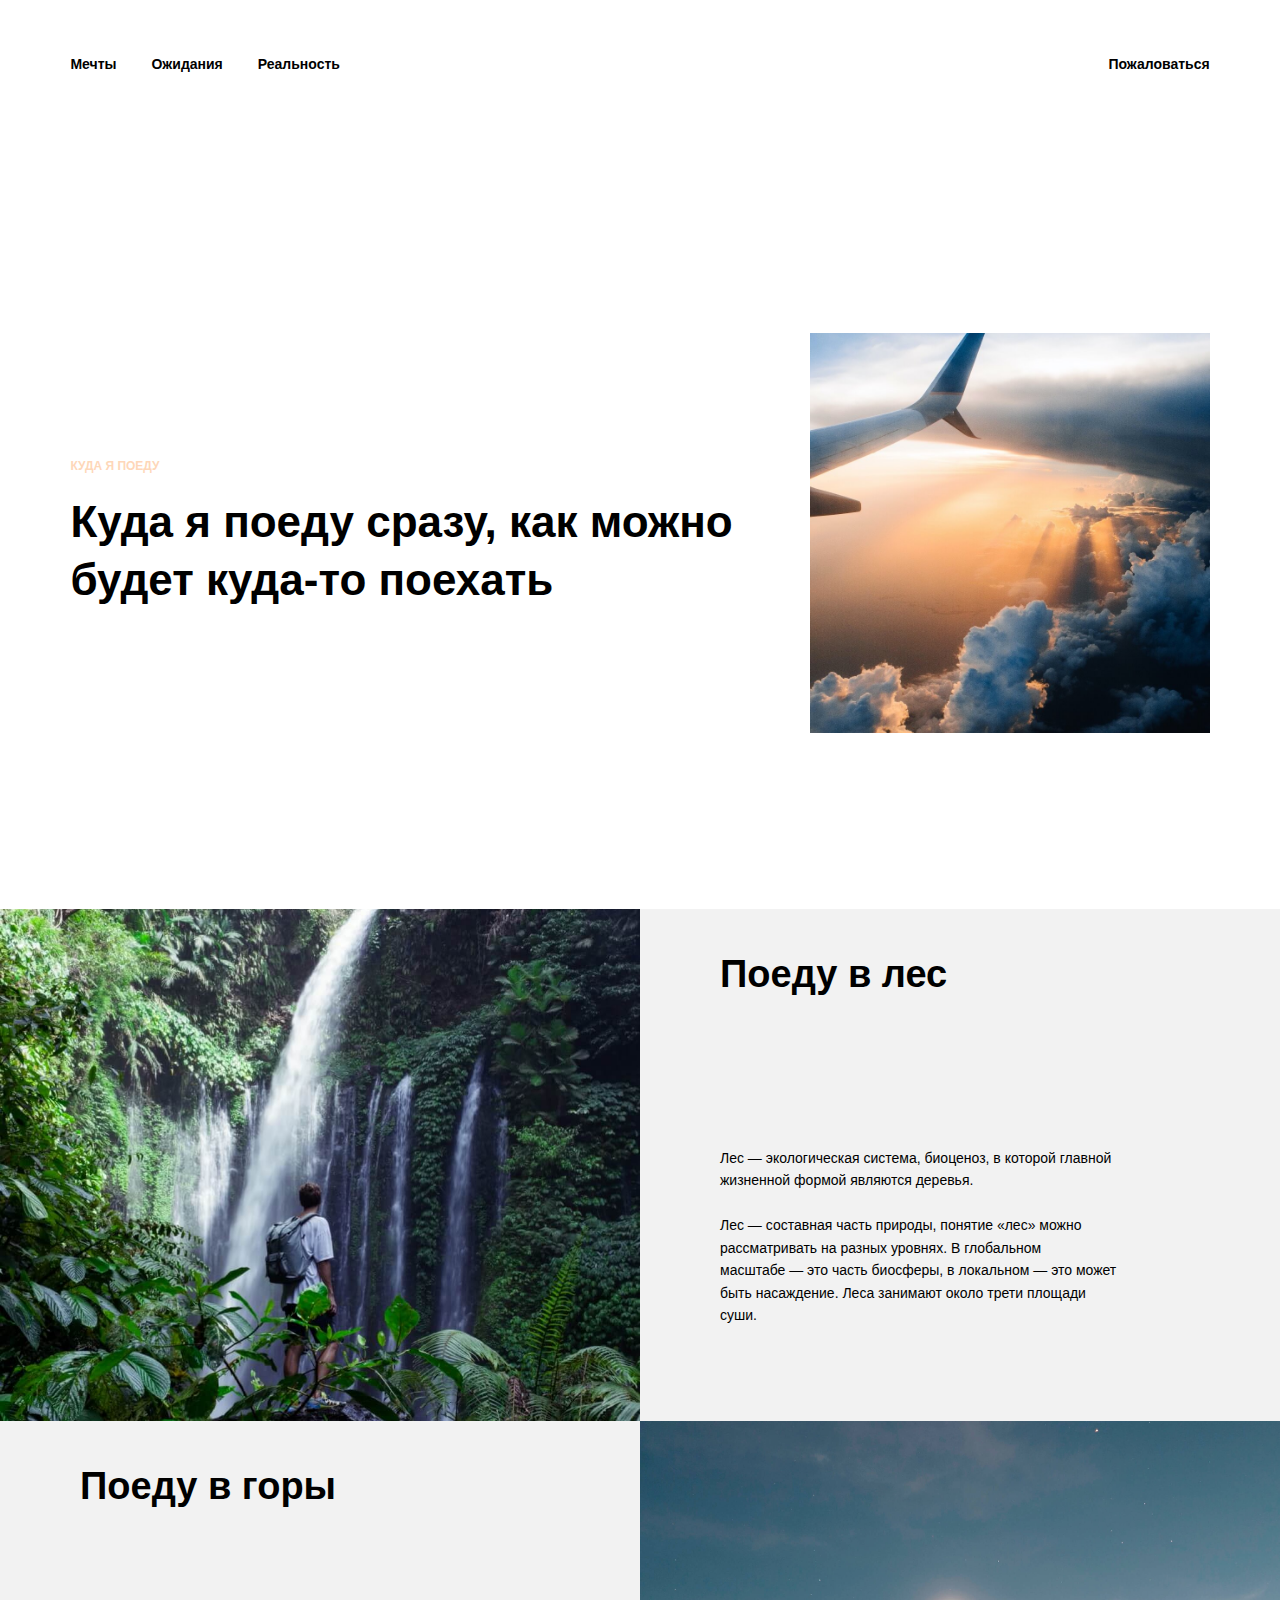
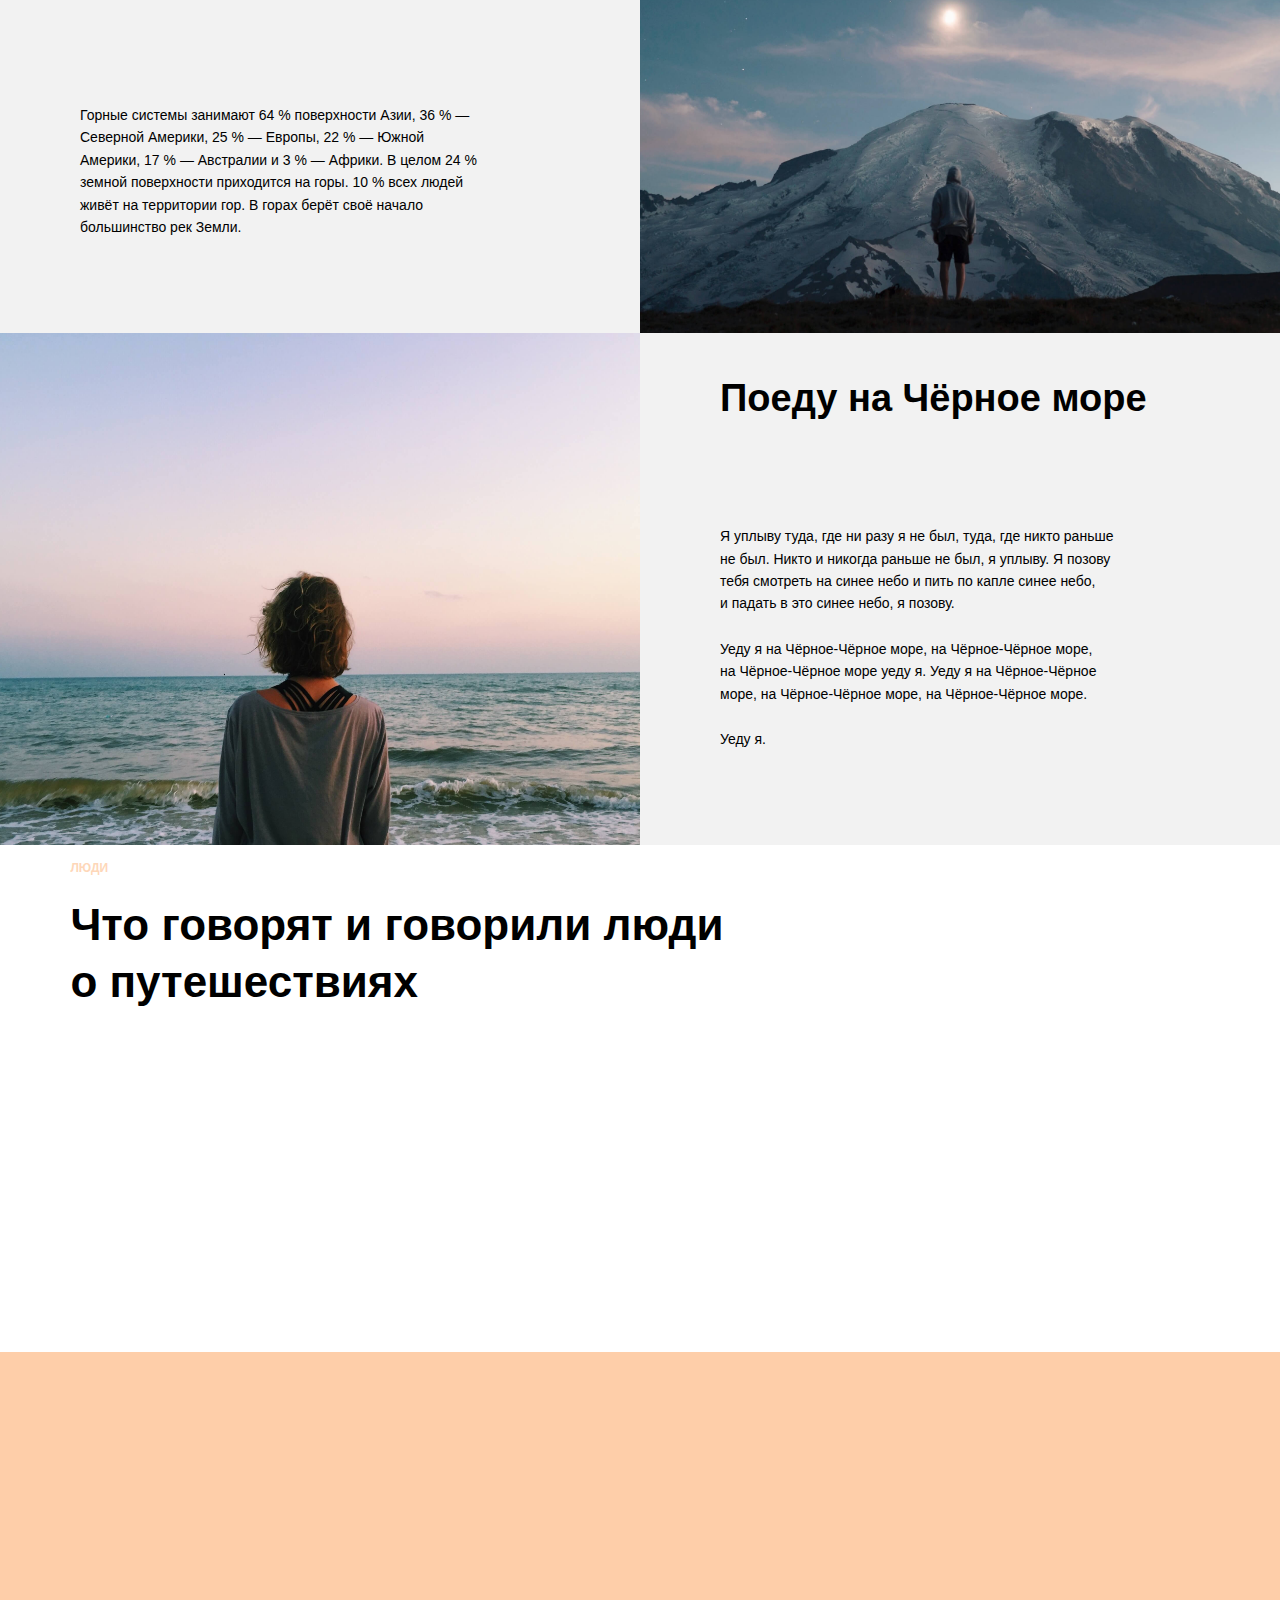
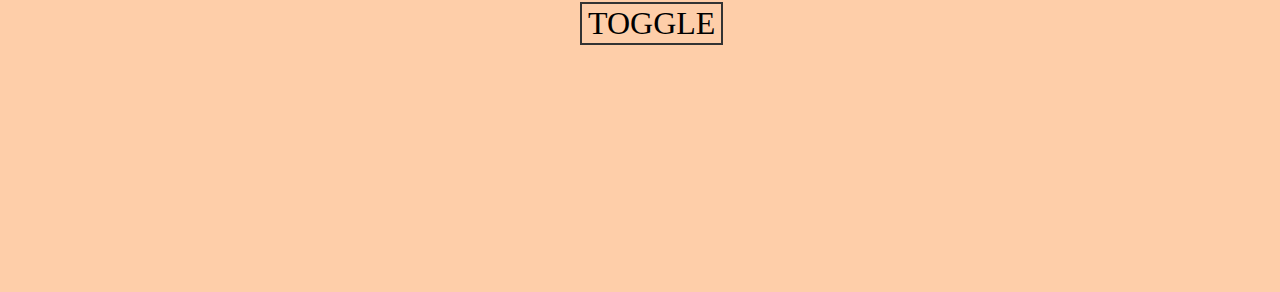
<file: index.html>
<!DOCTYPE html>
<html lang="ru">
<head><!--Голова-->
  <meta charset="UTF-8">
  <meta http-equiv="X-UA-Compatible" content="IE=edge">
  <meta name="description" content="Website about places for traveling.">
  <meta name="viewport" content="width=device-width, initial-scale=1.0">
  <meta name="keywords" content="Куда поехать, мечты, ожидания, реальность, лес, горы, море">
  <meta name="authors" content="Il.kor&Gorilla.dev">
  <link rel="stylesheet" href="./pages/index.css">
  <link rel="shortcut icon" href="./images/favicon.png" type="image/x-icon">
  <title>Куда я поеду</title>
</head>
<body><!--Тело-->
  <div class="wrapper"><!--Обертка-->
    <div class="root"><!--Страница-->
      <header class="header header_margin_auto"><!--Шапка-->
        <nav>
          <ul class="navbar list">
            <li><a href="#" class="navbar__link" target="_blank">Мечты</a></li>
            <li><a href="#" class="navbar__link" target="_blank">Ожидания</a></li>
            <li><a href="#" class="navbar__link" target="_blank">Реальность</a></li>
            <li class="margin-left"><a href="#" class="navbar__link active">Пожаловаться</a></li>
          </ul>
        </nav>
        <div class="popup"><!--Попап-->
          <form class="popup__form">
            <svg class="popup__close" xmlns="http://www.w3.org/2000/svg">
              <path fill="#000" d="M23.954 21.03l-9.184-9.095 9.092-9.174-2.832-2.807-9.09 9.179-9.176-9.088-2.81 2.81 9.186 9.105-9.095 9.184 2.81 2.81 9.112-9.192 9.18 9.1z" />
            </svg>
            <label class="popup__text popup__text_type_name" for="name">Представьтесь</label>
            <input type="text" name="name" id="name" required placeholder="Введите имя" class="popup__input popup__input_type_name" />
            <label class="popup__text popup__text_type_tel" for="tel">Ваш телефон</label>
            <input type="tel" name="tel" id="tel" required placeholder="Введите телефон" class="popup__input popup__input_type_tel" />
            <label class="popup__text popup__text_type_message" for="message">Ваше сообщение</label>
            <textarea name="message" id="message" required placeholder="Опишите вашу проблему" class="popup__message"></textarea>
            <button type="submit" class="popup__button">Отправить</button>
          </form>
        </div>
        <div class="burger-section">
          <svg class="burger__image" id="activator" xmlns="http://www.w3.org/2000/svg"><!--Бургер-->
            <path d="M 3 7 A 1.0001 1.0001 0 1 0 3 9 L 27 9 A 1.0001 1.0001 0 1 0 27 7 L 3 7 z M 3 14 A 1.0001 1.0001 0 1 0 3 16 L 27 16 A 1.0001 1.0001 0 1 0 27 14 L 3 14 z M 3 21 A 1.0001 1.0001 0 1 0 3 23 L 27 23 A 1.0001 1.0001 0 1 0 27 21 L 3 21 z" />
          </svg>
          <nav class="burger burger_active">
            <ul class="burger__list">
              <li class="burger__item"><a href="#" class="burger__link">Мечты</a></li>
              <li class="burger__item"><a href="#" class="burger__link">Ожидания</a></li>
              <li class="burger__item"><a href="#" class="burger__link">Реальность</a></li>
              <li class="burger__item"><a href="#" class="burger__link active">Пожаловаться</a></li>
            </ul>
          </nav>
        </div>
      </header>
      <main class="content"><!--Контент-->
        <section class="intro"><!--Секция intro-->
          <div class="description">
            <p class="description__subtitle">Куда я&nbsp;поеду</p>
            <h1 class="description__title">Куда я&nbsp;поеду сразу, как можно будет куда-то поехать</h1>
          </div>
          <picture class="intro__picture">
            <source srcset="./images/intro-image-mob.jpg" media="(max-width: 568px)">
            <img src="./images/intro-image-desktop.jpg" alt="Крыло самолета на фоне облаков" class="intro__image">
          </picture>
        </section>
        <section aria-label="places"></section><!--Секция places-->
          <ul class="places list">
            <li class="place"><!--Место – лес-->
              <picture class="place__picture">
                <source srcset="./images/places-forest-mob.jpg" media="(max-width: 568px)">
                <img src="./images/places-forest-desktop.jpg" alt="Лес" class="place__image">
              </picture>
              <div class="place__description">
                <h2 class="place__title">Поеду в&nbsp;лес</h2>
                <p class="place__paragraph">Лес&nbsp;&mdash; экологическая система, биоценоз, в&nbsp;которой главной жизненной формой являются деревья.</p>
                <p class="place__paragraph">Лес&nbsp;&mdash; составная часть природы, понятие &laquo;лес&raquo; можно рассматривать на&nbsp;разных уровнях. В&nbsp;глобальном масштабе&nbsp;&mdash; это часть биосферы, в&nbsp;локальном&nbsp;&mdash; это может быть насаждение. Леса занимают около трети площади суши.</p>
              </div>
            </li>
            <li class="place"><!--Место – горы-->
              <div class="place__description place__description_media_mobile">
                <h2 class="place__title">Поеду в&nbsp;горы</h2>
                <p class="place__paragraph">Горные системы занимают 64&nbsp;% поверхности Азии, 36&nbsp;%&nbsp;&mdash; Северной Америки, 25&nbsp;%&nbsp;&mdash; Европы, 22&nbsp;%&nbsp;&mdash; Южной Америки, 17&nbsp;%&nbsp;&mdash; Австралии и&nbsp;3&nbsp;%&nbsp;&mdash; Африки. В&nbsp;целом 24&nbsp;% земной поверхности приходится на&nbsp;горы.&nbsp;10&nbsp;% всех людей живёт на&nbsp;территории гор. В&nbsp;горах берёт своё начало большинство рек Земли.</p>
              </div>
              <picture class="place__picture">
                <source srcset="./images/places-mountains-mob.jpg" media="(max-width: 568px)">
                <img src="./images/places-mountains-desktop.jpg" alt="Горы" class="place__image">
              </picture>
            </li>
            <li class="place"><!--Место – Чёрное море-->
              <picture class="place__picture">
                <source srcset="./images/places-black-sea-mob.jpg" media="(max-width: 568px)">
                <img src="./images/places-black-sea-desktop.jpg" alt="Чёрное моря" class="place__image">
              </picture>
              <div class="place__description">
                <h2 class="place__title">Поеду на&nbsp;Чёрное море</h2>
                <p class="place__paragraph">Я&nbsp;уплыву туда, где ни&nbsp;разу я&nbsp;не&nbsp;был, туда, где никто раньше не&nbsp;был. Никто и&nbsp;никогда раньше не&nbsp;был, я&nbsp;уплыву. Я&nbsp;позову тебя смотреть на&nbsp;синее небо и&nbsp;пить по&nbsp;капле синее небо, и&nbsp;падать в&nbsp;это синее небо, я&nbsp;позову.</p>
                <p class="place__paragraph">Уеду я&nbsp;на&nbsp;Чёрное-Чёрное море, на&nbsp;Чёрное-Чёрное море, на&nbsp;Чёрное-Чёрное море уеду&nbsp;я. Уеду я&nbsp;на&nbsp;Чёрное-Чёрное море, на&nbsp;Чёрное-Чёрное море, на&nbsp;Чёрное-Чёрное море.</p>
                <p class="place__paragraph">Уеду я.</p>
              </div>
            </li>
          </ul>
        <section class="quotes"><!--Секция quotes-->
          <div class="description">
            <p class="description__subtitle">Люди</p>
            <h2 class="description__title">Что говорят и&nbsp;говорили люди о&nbsp;путешествиях</h2>
          </div>
          <ul class="quotes__table list">
            <li class="quotes__cell"><!--Цитата Бунина-->
              <p class="quotes__author">Иван Бунин</p>
              <blockquote class="quotes__text quotes__text_active">Человека делают счастливым три вещи: любовь, интересная работа и&nbsp;возможность путешествовать.</blockquote>
            </li>
            <li class="quotes__cell"><!--Цитата Камю-->
              <p class="quotes__author">Альбер Камю</p>
              <blockquote class="quotes__text">Путешествие как самая великая и&nbsp;серьезная наука помогает нам вновь обрести себя.</blockquote>
            </li>
            <li class="quotes__cell"><!--Норвежская пословица-->
              <p class="quotes__author">Норвежская пословица</p>
              <blockquote class="quotes__text">Лишь тот, кто странствует, открывает новые пути.</blockquote>
            </li>
            <li class="quotes__cell"><!--Цитата Захаровой-->
              <p class="quotes__author">Мария Захарова</p>
              <blockquote class="quotes__text">В&nbsp;принципе зарубежная поездка&nbsp;&mdash; это серьезнейшее, ответственнейшее и&nbsp;очень рискованное предприятие.</blockquote>
            </li>
        </section>
      </main>
      <footer class="footer"><!--Подвал -->
        <div class="footer__copyright">
          <div class="footer__column-left">
            <h2 class="footer__year">&copy;2022</h2>
          </div>
          <div class="footer__separator"></div>
          <div class="footer__column-right">
            <p class="footer__authors">Il.Kor<br/>Gorilla.dev</p>
          </div>
        </div>
        <button class="footer__button footer__button_hidden">Toggle</button>
      </footer>
    </div>
  </div>
  <script src="https://cdnjs.cloudflare.com/ajax/libs/gsap/3.11.3/gsap.min.js"></script>
  <script language="JavaScript" src="./script/index.js"></script>
</body>
</html>
</file>
<file: pages/index.css>
/* Подключил шрифты */
@import url(../vendor/fonts/fonts.css);

/* Подключил normalize */
@import url(../vendor/normalize.css);

/* Подключил стили к странице */
@import url(../blocks/root/root.css);

/* Подключил стили к шапке */
@import url(../blocks/header/header.css);
@import url(../blocks/header/_margin/header_margin_auto.css);
@import url(../blocks/list/list.css);
@import url(../blocks/navbar/navbar.css);
@import url(../blocks/margin-left/margin-left.css);
@import url(../blocks/navbar/__link/navbar__link.css);

/* Подключил стили к попапу */
@import url(../blocks/popup/popup.css);
@import url(../blocks/popup/__form/popup__form.css);
@import url(../blocks/popup/__form/_active/popup__form_active.css);
@import url(../blocks/popup/_active/popup_active.css);
@import url(../blocks/popup/__input/popup__input.css);
@import url(../blocks/popup/__text/popup__text.css);
@import url(../blocks/popup/__text/_active/popup__text_active.css);
@import url(../blocks/popup/__message/popup__message.css);
@import url(../blocks/popup/__close/popup__close.css);
@import url(../blocks/popup/__button/popup__button.css);

/* Подключил стили к контенту */
@import url(../blocks/content/content.css);

/* Подключил стили к секции intro */
@import url(../blocks/intro/intro.css);
@import url(../blocks/description/description.css);
@import url(../blocks/description//__subtitle/description__subtitle.css);
@import url(../blocks/description/__title/description__title.css);
@import url(../blocks/intro/__picture/intro__picture.css);
@import url(../blocks/intro/__image/intro__image.css);

/* Подключил стили к секции places */
@import url(../blocks/places/places.css);
@import url(../blocks/place/place.css);
@import url(../blocks/place/__picture/place__picture.css);
@import url(../blocks/place/__image/place__image.css);
@import url(../blocks/place/__decription/place__description.css);
@import url(../blocks/place/__decription/_media/place__description_media_mobile.css);
@import url(../blocks/place/__title/place__title.css);
@import url(../blocks/place/__paragraph/place__paragraph.css);


/* Подключил стили к секции quotes */
@import url(../blocks/quotes/quotes.css);
@import url(../blocks/quotes/__table/quotes__table.css);
@import url(../blocks/quotes/__cell/quotes__cell.css);
@import url(../blocks/quotes/__cell/_active/quotes__cell_active.css);
@import url(../blocks/quotes/__author/quotes__author.css);
@import url(../blocks/quotes/__text/quotes__text.css);

/* Подключил стили к секции footer */
@import url(../blocks/footer/footer.css);
@import url(../blocks/footer/__copyright/footer__copyright.css);
@import url(../blocks/footer/__column-right/footer__column-right.css);
@import url(../blocks/footer/__column-left/footer__column-left.css);
@import url(../blocks/footer/__year/footer__year.css);
@import url(../blocks/footer/__year/_active/footer__year_active.css);
@import url(../blocks/footer/__authors/footer__authors.css);
@import url(../blocks/footer/__authors/_active/footer__authors_active.css);
@import url(../blocks/footer/__separator/footer__separator.css);
@import url(../blocks/footer/__separator/_active/footer__separator_active.css);
@import url(../blocks/footer/__button/footer__button.css);
</file>
